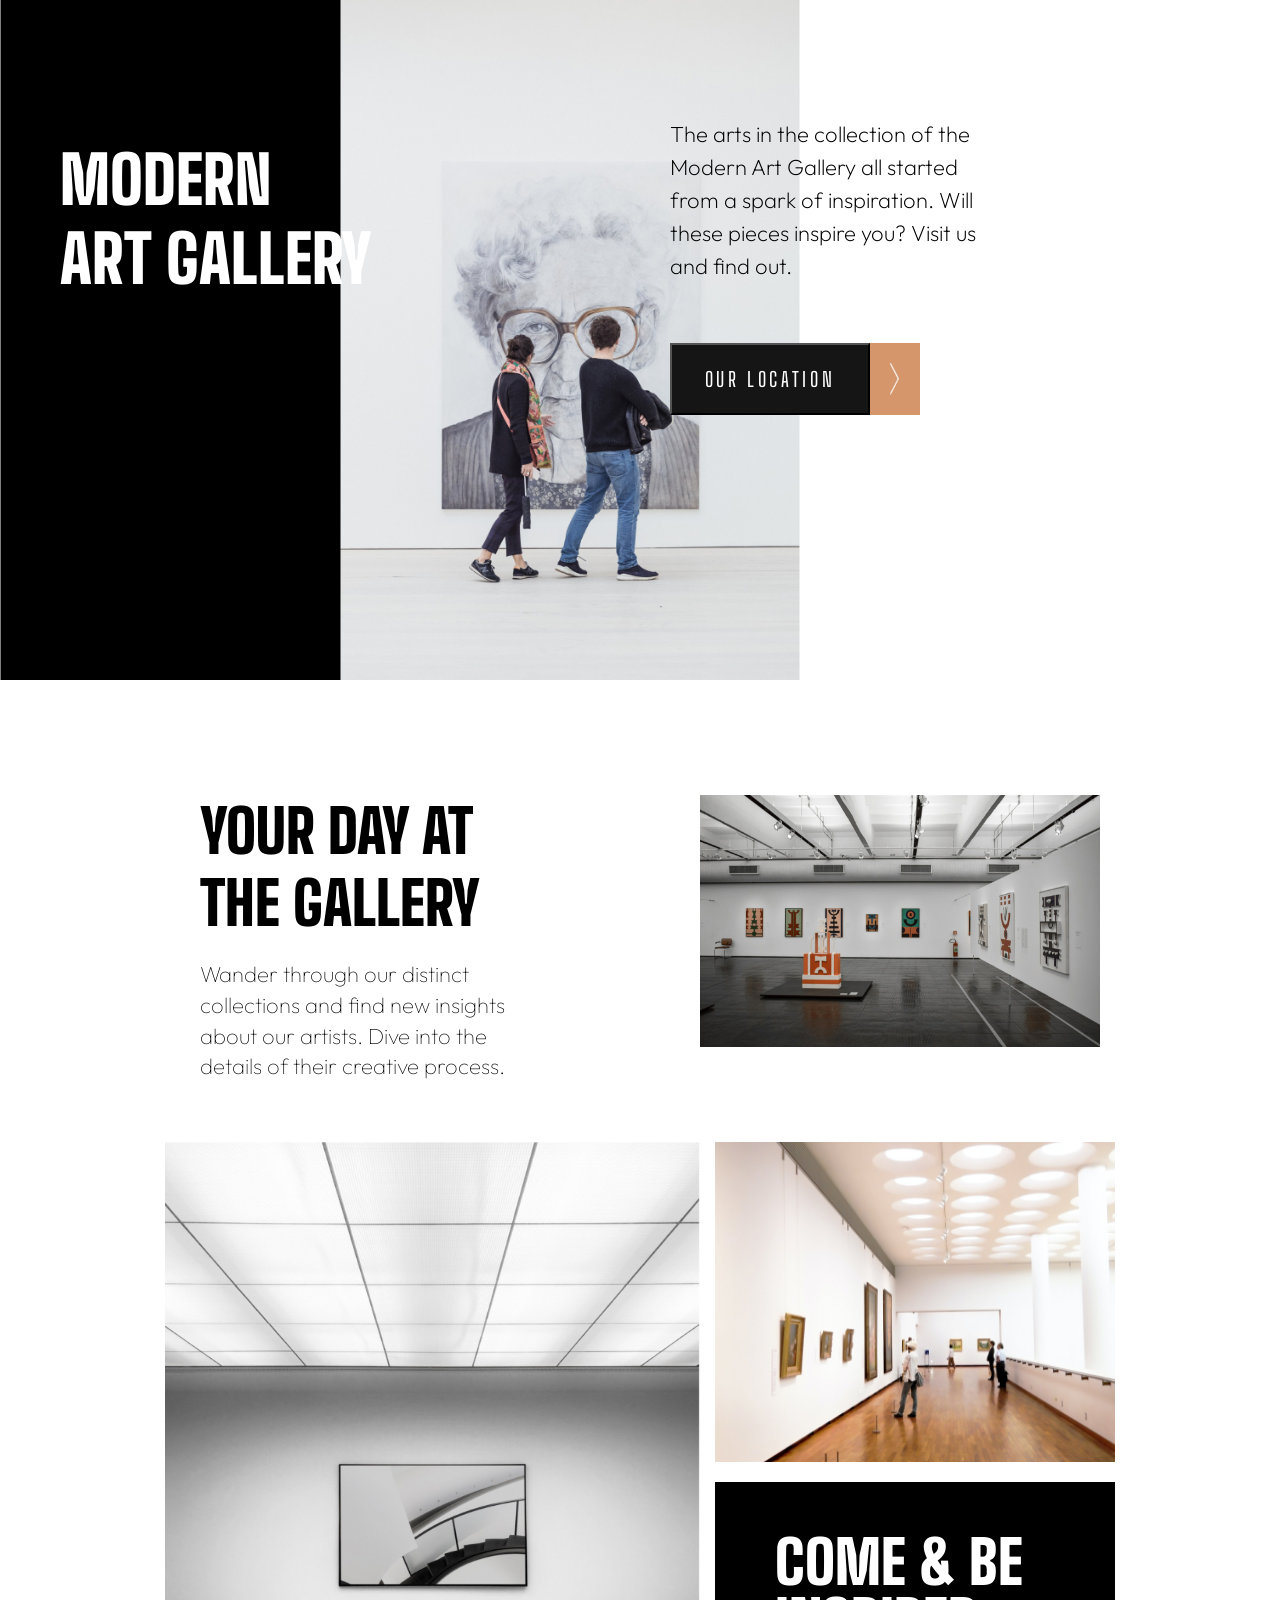
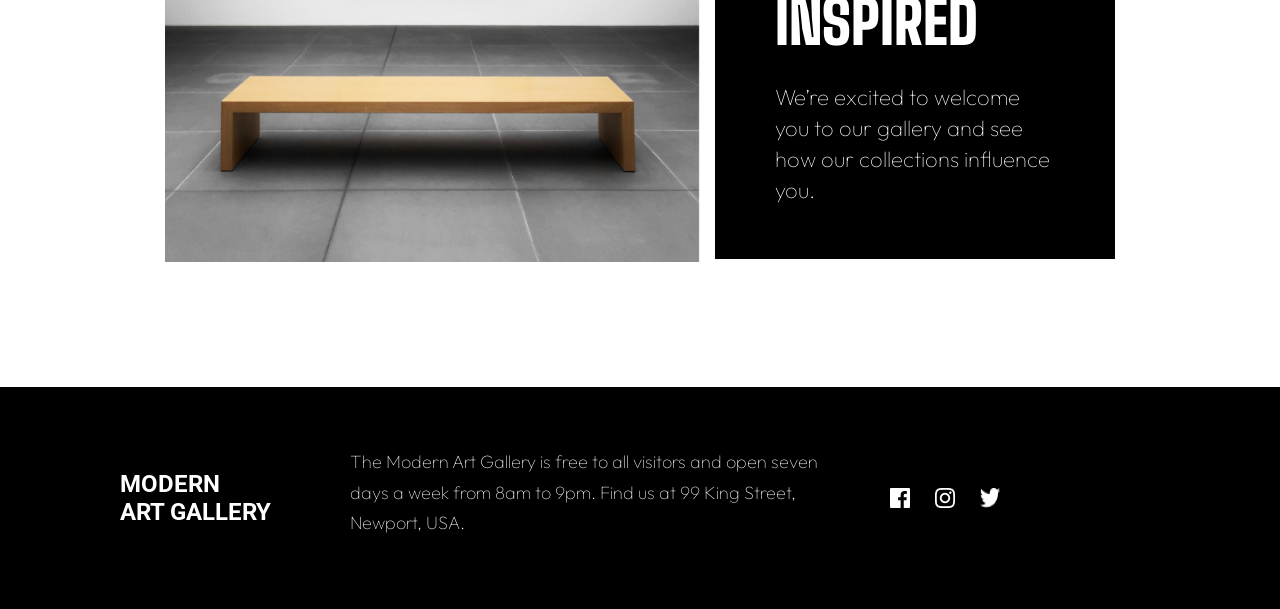
<file: index.html>
<!doctype html>
<html class="no-js" lang="">

<head>
  <meta charset="utf-8">
  <meta name="viewport" content="width=device-width, initial-scale=1">
  <title>CSS Proyectos 09 - Modern Art Gallery</title>
  <link rel="stylesheet" href="css/style.css">
  <meta name="description" content="">

  <meta property="og:title" content="">
  <meta property="og:type" content="">
  <meta property="og:url" content="">
  <meta property="og:image" content="">

  <link rel="icon" href="/favicon.ico" sizes="any">
  <link rel="icon" href="/icon.svg" type="image/svg+xml">
  <link rel="apple-touch-icon" href="icon.png">

  <link rel="manifest" href="site.webmanifest">
  <meta name="theme-color" content="#fafafa">
</head>

<body>
  <div class="container">
    <img src="./img/old-lady.jpg" alt="" class="old-lady">
    <img src="./img/old-lady-tablet.jpg" alt="" class="old-lady-tablet">
    <div class="old-lady-wrapper">
      <img src="./img/old-lady-desk.jpg" alt="" class="old-lady-desk">
    </div>
    <section class="hero">
      <h1 class="hero-title">
        MODERN
      </h1>
      <h1 class="hero-title">
        ART GALLERY
      </h1>
      <p class="hero-desc">
        The arts in the collection of the Modern Art Gallery all started from a spark of inspiration. Will these pieces
        inspire you? Visit us and find out.
      </p>
      <a href="./our-location.html" class="our-location-link">
        <div class="buttons">
          <button class="btn-location btn-1">
            OUR LOCATION
          </button>
          <img src="./img/arrow.png" class="btn-arrow btn-2">
        </div>
      </a>
    </section>
    <section class="content">
      <img src="./img/salon.jpg" alt="" class="content-img">
      <img src="./img/salon-desk.jpg" alt="" class="content-img-desk">
      <div class="content-container">
          <h2 class="content-title">
            YOUR DAY AT THE GALLERY
          </h2>
          <p class="content-desc">
            Wander through our distinct collections and find new insights about our artists. Dive into the details of their
            creative process.
          </p>
      </div>    
    </section>
    <aside class="gallery">
      <img src="./img/bench.jpg" alt="" class="gallery-img1">
      <img src="./img/art-room.jpg" alt="" class="gallery-img2">
      <img src="./img/art-room-tablet.jpg" alt="" class="gallery-img2-tablet">
      <img src="./img/art-room-desk.jpg" alt="" class="gallery-img2-desk">
      <article class="gallery-article">
        <h2 class="gallery-article-title">COME & BE INSPIRED</h2>
        <p class="gallery-article-desc">
          We’re excited to welcome you to our gallery and see how our collections influence you.
        </p>
      </article>
    </aside>
    <footer class="footer">
      <div class="footer-titles">
        <h2 class="footer-title">MODERN</h2>
        <h2 class="footer-title">ART GALLERY</h2>
      </div>
      <p class="footer-desc">
        The Modern Art Gallery is free to all visitors and open seven days a week from 8am to 9pm. Find us at 99 King
        Street, Newport, USA.
      </p>
      <img class="facebook" src="./img/facebook.png" alt="">
      <img class="instagram" src="./img/instagram.png" alt="">
      <img class="twiter" src="./img/twiter.png" alt="">
    </footer>
  </div>
</body>
</html>
</file>
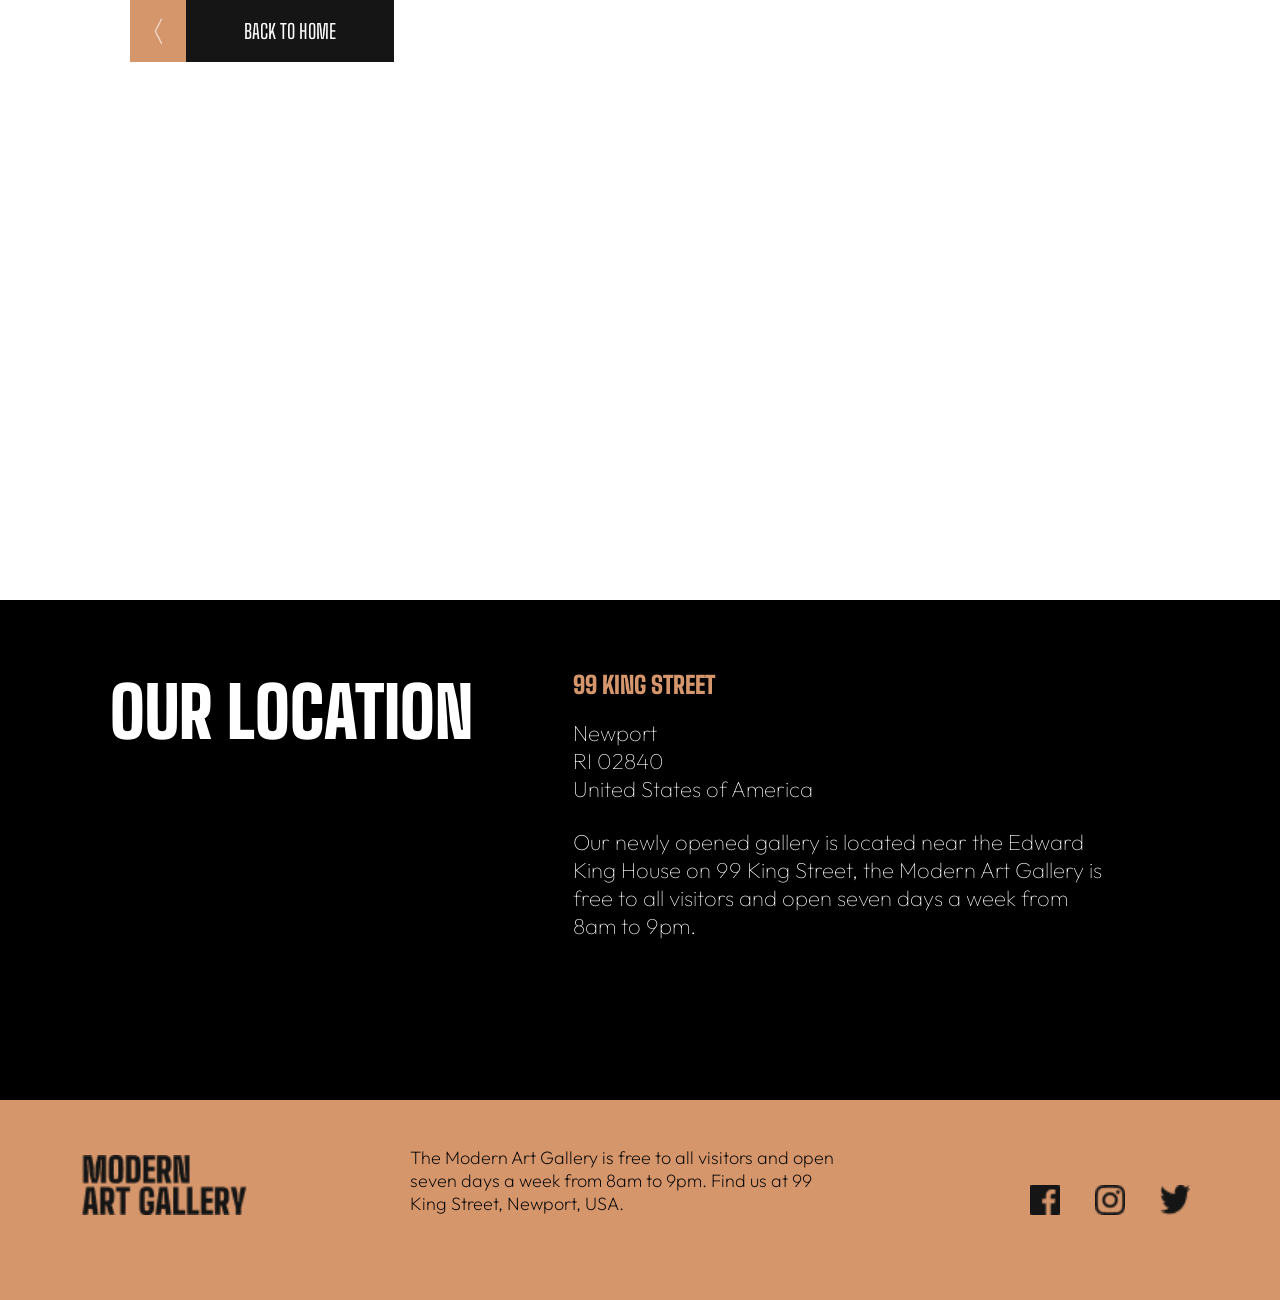
<file: our-location.html>
<!DOCTYPE html>
<html lang="en">

<head>
    <meta charset="UTF-8">
    <meta name="viewport" content="width=device-width, initial-scale=1.0">
    <title>Our location</title>
    <link rel="stylesheet" href="./css/style.css">
</head>
<body>
    <div class="location-container">
        <a href="./index.html" class="back-to-home buttons">
            <img src="./img/arrow.png" alt="" class="arrow-btn btn-2">
            <button class="back-home btn-1">
                BACK TO HOME
            </button>
        </a>
        <iframe
            src="https://www.google.com/maps/embed?pb=!1m14!1m12!1m3!1d269072.6389772307!2d-122.38605508858468!3d47.63402311670231!2m3!1f0!2f0!3f0!3m2!1i1024!2i768!4f13.1!5e0!3m2!1ses!2sus!4v1778278327638!5m2!1ses!2sus"
            width="600" height="450" style="border:0;" allowfullscreen="" loading="lazy"
            referrerpolicy="no-referrer-when-downgrade">
        </iframe>
        <section class="about">
            <h1 class="about-title">OUR LOCATION</h1>
            <div class="about-data">
                <h2 class="about-street-name">99 KING STREET</h2>
                <p class="about-city">Newport</p>
                <p class="about-lic">RI 02840</p>
                <p class="about-country">United States of America</p>
                <p class="about-desc">
                    Our newly opened gallery is located near the Edward King House on 99 King Street, the Modern Art Gallery
                    is free to all visitors and open seven days a week from 8am to 9pm.
                </p>
            </div>
        </section>
        <footer class="footer">
            <img src="./img/MODERNARTGALLERY.png" alt="" class="footer-title">
            <p class="footer-desc">
                The Modern Art Gallery is free to all visitors and open seven days a week from 8am to 9pm. Find us at 99
                King
                Street, Newport, USA.
            </p>
            <div class="footer-icons">
                <img class="facebook" src="./img/facebook-black.png" alt="">
                <img class="instagram" src="./img/instagram-black.png" alt="">
                <img class="twiter" src="./img/twiter-black.png" alt="">
            </div>
        </footer>
    </div>
</body>

</html>
</file>
<file: css/style.css>
@import url(https://fonts.googleapis.com/css?family=Roboto:400,700);
@import url("https://fonts.googleapis.com/css2?family=Big+Shoulders:opsz,wght@10..72,100..900&display=swap");
@import url("https://fonts.googleapis.com/css2?family=Outfit:wght@100..900&display=swap");
* {
  padding: 0;
  margin: 0;
  box-sizing: border-box;
}

.btn-1 {
  background-color: #151515;
}

.btn-2 {
  background-color: #D5966C;
}

.buttons:hover {
  box-shadow: 0 4px 20px rgba(0, 0, 0, 0.9);
}
.buttons:hover .btn-1 {
  background-color: #D5966C;
  border: none;
}
.buttons:hover .btn-2 {
  background-color: #151515;
}

.header-xl {
  font-size: 96px;
  font-family: "Big Shoulders", sans-serif;
}

.header-l {
  font-size: 70px;
  font-family: "Big Shoulders", sans-serif;
}

.header-m {
  font-size: 60px;
  font-family: "Big Shoulders", sans-serif;
}

.header-s {
  font-size: 36px;
  font-family: "Big Shoulders", sans-serif;
}

.body-m {
  font-size: 22px;
  font-family: "Outfit", sans-serif;
}

.body-s {
  font-size: 18px;
  font-family: "Outfit", sans-serif;
}

html * {
  font-family: "Roboto", sans-serif;
}

body {
  overflow-x: hidden;
}

body {
  justify-items: center;
  background-color: rgb(236, 244, 252);
}

a {
  text-decoration: none;
}

.container {
  width: 100%;
  height: 2811px;
  display: flex;
  flex-direction: column;
  position: relative;
  background-color: white;
}
@media (max-width: 1024px) and (min-width: 768px) {
  .container {
    width: 100%;
    height: 2287px;
  }
}
@media (max-width: 1919px) and (min-width: 1025px) {
  .container {
    width: 100%;
    height: 100%;
  }
}
@media (max-width: 1920px) and (min-width: 1441px) {
  .container {
    width: 100%;
    height: 100%;
  }
}
@media (max-width: 2400px) and (min-width: 1921px) {
  .container {
    width: 100%;
    height: 100%;
  }
}
.container .old-lady {
  margin-bottom: 20px;
}
@media (max-width: 1024px) and (min-width: 768px) {
  .container .old-lady {
    display: none;
  }
}
@media (max-width: 1919px) and (min-width: 1025px) {
  .container .old-lady {
    display: none;
  }
}
@media (max-width: 1920px) and (min-width: 1441px) {
  .container .old-lady {
    display: none;
  }
}
@media (max-width: 2400px) and (min-width: 1921px) {
  .container .old-lady {
    display: flex;
    position: absolute;
    width: 100%;
  }
}
.container .old-lady-tablet {
  display: none;
}
@media (max-width: 1024px) and (min-width: 768px) {
  .container .old-lady-tablet {
    display: block;
    width: 437px;
    height: 700px;
    position: absolute;
    z-index: 0;
  }
}
@media (max-width: 1919px) and (min-width: 1025px) {
  .container .old-lady-tablet {
    display: none;
  }
}
.container .old-lady-desk {
  display: none;
}
@media (max-width: 1919px) and (min-width: 1025px) {
  .container .old-lady-desk {
    display: flex;
    width: 540px;
    height: 800px;
    position: absolute;
    left: 300px;
    top: -60px;
    z-index: 0;
    scale: 0.85;
  }
}
@media (max-width: 1920px) and (min-width: 1441px) {
  .container .old-lady-desk {
    display: flex;
    width: 540px;
    height: 800px;
    position: absolute;
    right: 400px;
    z-index: 0;
    scale: 1;
  }
}
@media (max-width: 1919px) and (min-width: 1025px) {
  .container .old-lady-wrapper {
    display: flex;
    width: 540px;
    height: 800px;
  }
  .container .old-lady-wrapper::before {
    content: "";
    display: block;
    width: 540px;
    height: 800px;
    background-color: black;
    position: absolute;
    left: -40px;
    top: -60px;
    z-index: 0;
    scale: 0.85;
  }
}
@media (max-width: 1919px) and (min-width: 1025px) and (max-width: 1920px) and (min-width: 1441px) {
  .container .old-lady-wrapper::before {
    scale: 1;
  }
}
.container .hero {
  display: flex;
  flex-direction: column;
  margin-left: 20px;
  position: relative;
  z-index: 1;
}
@media (max-width: 1024px) and (min-width: 768px) {
  .container .hero {
    width: 339px;
    height: 410px;
    margin-top: 145px;
    margin-left: 389px;
    margin-bottom: 250px;
  }
}
@media (max-width: 1919px) and (min-width: 1025px) {
  .container .hero {
    margin-left: 20px;
    margin-top: -660px;
    margin-bottom: 250px;
  }
}
@media (max-width: 1920px) and (min-width: 1441px) {
  .container .hero {
    margin-left: 20px;
    margin-top: -660px;
    margin-bottom: 300px;
  }
}
.container .hero-title {
  font-weight: 900;
  font-size: 60px;
  width: 340px;
  font-family: "Big Shoulders", sans-serif;
  padding-top: 0;
  padding-bottom: 0;
}
@media (max-width: 1919px) and (min-width: 1025px) {
  .container .hero-title {
    color: white;
    font-weight: 900;
    font-size: 66px;
    width: 520px;
    margin-left: 40px;
  }
}
@media (max-width: 1920px) and (min-width: 1441px) {
  .container .hero-title {
    color: white;
    font-weight: 900;
    font-size: 96px;
    width: 520px;
    margin-left: 200px;
  }
}
.container .hero-desc {
  margin-top: 30px;
  padding: 0px 20px 20px 0px;
  font-weight: 200;
  font-size: 24px;
  font-family: "Outfit", sans-serif;
}
@media (max-width: 1024px) and (min-width: 768px) {
  .container .hero-desc {
    font-size: 18px;
  }
}
@media (max-width: 1919px) and (min-width: 1025px) {
  .container .hero-desc {
    font-size: 22px;
    font-weight: 200;
    width: 350px;
    margin-left: 650px;
    margin-top: -180px;
    line-height: 1.5;
  }
}
@media (max-width: 1920px) and (min-width: 1441px) {
  .container .hero-desc {
    font-size: 22px;
    font-weight: 200;
    width: 350px;
    margin-left: 950px;
    margin-top: -180px;
    line-height: 1.5;
  }
}
.container .hero .buttons {
  width: 250px;
  display: flex;
  margin-top: 30px;
  margin-bottom: 130px;
}
@media (max-width: 1919px) and (min-width: 1025px) {
  .container .hero .buttons {
    margin-left: 650px;
    margin-top: 40px;
  }
}
@media (max-width: 1920px) and (min-width: 1441px) {
  .container .hero .buttons {
    margin-left: 950px;
    margin-top: 40px;
  }
}
.container .hero .buttons .btn-location {
  width: 204px;
  height: 72px;
  font-size: 20px;
  font-family: "Big Shoulders", sans-serif;
  letter-spacing: 3.64px;
  color: white;
}
.container .hero .buttons .btn-arrow {
  padding: 20px;
}
.container .content {
  display: flex;
  position: relative;
  flex-direction: column;
  margin-left: auto;
  margin-right: auto;
}
@media (max-width: 1024px) and (min-width: 768px) {
  .container .content {
    display: grid;
    grid-template-columns: repeat(2, 1fr);
    grid-template-rows: 1fr;
  }
}
@media (max-width: 1919px) and (min-width: 1025px) {
  .container .content {
    display: grid;
    margin-left: auto;
    margin-right: auto;
    margin-bottom: 20px;
    column-gap: 150px;
  }
}
@media (max-width: 1920px) and (min-width: 1441px) {
  .container .content {
    column-gap: 180px;
    margin-left: 160px;
    margin-bottom: 60px;
  }
}
@media (max-width: 2400px) and (min-width: 1921px) {
  .container .content {
    display: flex;
    flex-direction: row;
    column-gap: 180px;
    margin-left: 160px;
    margin-bottom: 60px;
  }
}
.container .content-img {
  width: 343px;
  margin-left: auto;
  margin-right: auto;
}
@media (max-width: 1024px) and (min-width: 768px) {
  .container .content-img {
    grid-column: 2/span 1;
    width: 398px;
    height: 400px;
    margin-right: 30px;
  }
}
@media (max-width: 1919px) and (min-width: 1025px) {
  .container .content-img {
    display: none;
  }
}
@media (max-width: 1920px) and (min-width: 1441px) {
  .container .content-img {
    display: none;
  }
}
@media (max-width: 2400px) and (min-width: 1921px) {
  .container .content-img {
    display: none;
  }
}
.container .content-img-desk {
  display: none;
}
@media (max-width: 1919px) and (min-width: 1025px) {
  .container .content-img-desk {
    display: flex;
    width: 635px;
    width: 400px;
    grid-column: 2/span 1;
    grid-row: 1/span 1;
  }
}
@media (max-width: 1920px) and (min-width: 1441px) {
  .container .content-img-desk {
    scale: 1.75;
  }
}
@media (max-width: 2400px) and (min-width: 1921px) {
  .container .content-img-desk {
    display: flex;
    scale: 1.5;
    margin-left: 20px;
    margin-top: 30px;
    margin-right: 40px;
  }
}
@media (max-width: 1024px) and (min-width: 768px) {
  .container .content-container {
    grid-column: 1/span 1;
    grid-row: 1/span 1;
    margin-left: 30px;
  }
}
@media (max-width: 1919px) and (min-width: 1025px) {
  .container .content-container {
    grid-column: 1/span 1;
    grid-row: 1/span 1;
  }
}
@media (max-width: 2400px) and (min-width: 1921px) {
  .container .content-container {
    width: 700px;
  }
}
.container .content-title {
  font-size: 60px;
  font-weight: 900;
  font-family: "Big Shoulders", sans-serif;
  width: 300px;
  margin-left: 20px;
  margin-right: auto;
  margin-top: 20px;
}
@media (max-width: 1024px) and (min-width: 768px) {
  .container .content-title {
    width: 203px;
    line-height: 1;
    font-size: 45px;
  }
}
@media (max-width: 1919px) and (min-width: 1025px) {
  .container .content-title {
    margin-top: 0;
  }
}
@media (max-width: 2400px) and (min-width: 1921px) {
  .container .content-title {
    font-size: 82px;
    width: 700px;
  }
}
.container .content-desc {
  width: 313px;
  font-size: 18px;
  font-weight: 100;
  font-family: "Outfit", sans-serif;
  margin-left: 20px;
  margin-top: 20px;
  margin-bottom: 20px;
}
@media (max-width: 1024px) and (min-width: 768px) {
  .container .content-desc {
    width: 223px;
    font-weight: 200;
    line-height: 1.8;
  }
}
@media (max-width: 1919px) and (min-width: 1025px) {
  .container .content-desc {
    width: 350px;
    font-size: 22px;
    line-height: 1.4;
  }
}
@media (max-width: 2400px) and (min-width: 1921px) {
  .container .content-desc {
    font-size: 32px;
    font-weight: 300;
    color: rgba(0, 0, 0, 0.75);
  }
}
.container .gallery {
  display: flex;
  flex-direction: column;
  position: relative;
}
@media (max-width: 1024px) and (min-width: 768px) {
  .container .gallery {
    width: 689px;
    height: 720px;
    display: grid;
    grid-template-columns: 1fr 1fr;
    grid-template-rows: 1fr 1fr;
    margin-top: 15px;
    margin-bottom: 150px;
    margin-left: auto;
    margin-right: auto;
    gap: 5px;
  }
}
@media (max-width: 1919px) and (min-width: 1025px) {
  .container .gallery {
    display: grid;
    grid-template-columns: 500px 1fr;
    grid-template-rows: 320px 345px;
    margin-left: auto;
    margin-right: auto;
    margin-bottom: 160px;
    margin-top: 20px;
    column-gap: 50px;
    row-gap: 20px;
  }
}
@media (max-width: 1920px) and (min-width: 1441px) {
  .container .gallery {
    display: grid;
    grid-template-columns: 635px 1fr;
    grid-template-rows: 320px 345px;
    margin-left: auto;
    margin-right: auto;
    margin-bottom: 160px;
    margin-top: 20px;
    gap: 20px;
  }
}
@media (max-width: 2400px) and (min-width: 1921px) {
  .container .gallery {
    display: grid;
    grid-template-columns: 530px 1fr;
    grid-template-rows: 460px 445px;
    margin-left: 70px;
    margin-right: auto;
    margin-bottom: 160px;
    margin-top: 350px;
    column-gap: 60px;
    row-gap: 20px;
  }
}
.container .gallery-img1 {
  width: 343px;
  height: 480px;
  margin-left: auto;
  margin-right: auto;
  margin-bottom: 10px;
}
@media (max-width: 1024px) and (min-width: 768px) {
  .container .gallery-img1 {
    grid-template-columns: 1/span 1;
    grid-row: 1/span 2;
    width: 398px;
    height: 720px;
  }
}
@media (max-width: 1919px) and (min-width: 1025px) {
  .container .gallery-img1 {
    grid-template-columns: 1/span 1;
    grid-row: 1/span 2;
    width: 535px;
    height: 720px;
  }
}
@media (max-width: 1920px) and (min-width: 1441px) {
  .container .gallery-img1 {
    grid-template-columns: 1/span 1;
    grid-row: 1/span 2;
    width: 635px;
    height: 720px;
  }
}
@media (max-width: 2400px) and (min-width: 1921px) {
  .container .gallery-img1 {
    scale: 1.78;
    margin-top: 190px;
    grid-column: 1/span 1;
    grid-row: 1/span 2;
  }
}
.container .gallery-img2 {
  width: 343px;
  height: 200px;
  margin-left: auto;
  margin-right: auto;
  margin-bottom: 10px;
}
@media (max-width: 1024px) and (min-width: 768px) {
  .container .gallery-img2 {
    display: none;
  }
}
@media (max-width: 1919px) and (min-width: 1025px) {
  .container .gallery-img2 {
    display: none;
  }
}
@media (max-width: 2400px) and (min-width: 1921px) {
  .container .gallery-img2 {
    display: none;
  }
}
.container .gallery-img2-tablet {
  display: none;
}
@media (max-width: 1024px) and (min-width: 768px) {
  .container .gallery-img2-tablet {
    display: flex;
    grid-column: 2/span 1;
    grid-row: 1/span 1;
    width: 280px;
    height: 313px;
  }
}
@media (max-width: 1919px) and (min-width: 1025px) {
  .container .gallery-img2-tablet {
    display: none;
  }
}
@media (max-width: 2400px) and (min-width: 1921px) {
  .container .gallery-img2-tablet {
    display: none;
  }
}
.container .gallery-img2-desk {
  display: none;
}
@media (max-width: 1919px) and (min-width: 1025px) {
  .container .gallery-img2-desk {
    display: flex;
    width: 400px;
    height: 320px;
  }
}
@media (max-width: 1920px) and (min-width: 1441px) {
  .container .gallery-img2-desk {
    display: flex;
    width: 445px;
  }
}
@media (max-width: 2400px) and (min-width: 1921px) {
  .container .gallery-img2-desk {
    display: flex;
    width: 645px;
    grid-column: 2/span 1;
    grid-row: 1/span 1;
  }
}
.container .gallery-article {
  display: flex;
  width: 343px;
  height: 293px;
  margin-left: auto;
  margin-right: auto;
  margin-bottom: 110px;
  flex-direction: column;
  background-color: black;
  color: white;
  padding: 30px 20px;
}
@media (max-width: 1024px) and (min-width: 768px) {
  .container .gallery-article {
    width: 280px;
    height: 396px;
    padding: 80px 40px;
    margin-top: -45px;
  }
}
@media (max-width: 1919px) and (min-width: 1025px) {
  .container .gallery-article {
    width: 400px;
    height: 377px;
    padding: 50px 60px;
  }
}
@media (max-width: 1920px) and (min-width: 1441px) {
  .container .gallery-article {
    width: 445px;
    height: 377px;
    padding: 60px 80px;
  }
}
@media (max-width: 2400px) and (min-width: 1921px) {
  .container .gallery-article {
    width: 645px;
    height: 377px;
    padding: 60px 80px;
    grid-column: 2/span 1;
    grid-row: 2/span 1;
  }
}
.container .gallery-article-title {
  font-size: 50px;
  font-weight: 900;
  font-family: "Big Shoulders", sans-serif;
  line-height: 1;
  margin-bottom: 30px;
}
@media (max-width: 1024px) and (min-width: 768px) {
  .container .gallery-article-title {
    width: 223px;
  }
}
@media (max-width: 1919px) and (min-width: 1025px) {
  .container .gallery-article-title {
    font-size: 60px;
    font-weight: 900;
  }
}
.container .gallery-article-desc {
  font-size: 18px;
  font-weight: 100;
  font-family: "Outfit", sans-serif;
  line-height: 1.4;
}
@media (max-width: 1024px) and (min-width: 768px) {
  .container .gallery-article-desc {
    width: 223px;
  }
}
@media (max-width: 1919px) and (min-width: 1025px) {
  .container .gallery-article-desc {
    font-size: 22px;
  }
}
.container .footer {
  background-color: black;
  color: white;
  padding: 30px;
  padding-left: 90px;
}
@media (max-width: 1024px) and (min-width: 768px) {
  .container .footer {
    display: flex;
    align-items: baseline;
    width: 100%;
    height: 216px;
  }
}
@media (max-width: 1919px) and (min-width: 1025px) {
  .container .footer {
    display: flex;
    align-items: center;
  }
}
@media (max-width: 1920px) and (min-width: 1441px) {
  .container .footer {
    display: flex;
    align-items: center;
  }
}
@media (max-width: 2400px) and (min-width: 1921px) {
  .container .footer {
    display: flex;
    align-items: center;
    justify-content: space-evenly;
  }
}
.container .footer-title {
  width: 250px;
  font-size: 20px;
}
@media (max-width: 1024px) and (min-width: 768px) {
  .container .footer-title {
    width: 200px;
  }
}
@media (max-width: 1919px) and (min-width: 1025px) {
  .container .footer-title {
    width: 200px;
    margin-left: 30px;
    font-size: 24px;
  }
}
@media (max-width: 1920px) and (min-width: 1441px) {
  .container .footer-title {
    width: 200px;
    margin-left: 100px;
    font-size: 30px;
  }
}
@media (max-width: 2400px) and (min-width: 1921px) {
  .container .footer-title {
    scale: 1.9;
    line-height: 1.6;
    width: 200px;
    margin-left: 100px;
    font-size: 30px;
  }
}
.container .footer-desc {
  width: 311px;
  font-size: 16px;
  font-weight: 100;
  font-family: "Outfit", sans-serif;
  line-height: 1.7;
  margin-bottom: 40px;
  margin-top: 30px;
}
@media (max-width: 1024px) and (min-width: 768px) {
  .container .footer-desc {
    width: 281px;
    font-size: 16px;
    margin-right: 100px;
  }
}
@media (max-width: 1919px) and (min-width: 1025px) {
  .container .footer-desc {
    width: 500px;
    font-size: 18px;
    margin-left: 30px;
    margin-right: 30px;
  }
}
@media (max-width: 1920px) and (min-width: 1441px) {
  .container .footer-desc {
    width: 600px;
    font-size: 18px;
    margin-left: 90px;
    margin-right: 90px;
  }
}
@media (max-width: 2400px) and (min-width: 1921px) {
  .container .footer-desc {
    width: 600px;
    font-size: 24px;
    margin-left: 90px;
    margin-right: 90px;
  }
}
.container .footer .facebook {
  margin-right: 15px;
  width: 20px;
  height: 20px;
}
@media (max-width: 1919px) and (min-width: 1025px) {
  .container .footer .facebook {
    margin-left: 10px;
  }
}
@media (max-width: 1920px) and (min-width: 1441px) {
  .container .footer .facebook {
    width: 40px;
    height: 40px;
  }
}
@media (max-width: 2400px) and (min-width: 1921px) {
  .container .footer .facebook {
    width: 40px;
    height: 40px;
  }
}
.container .footer .instagram {
  margin-right: 15px;
  width: 20px;
  height: 20px;
}
@media (max-width: 1919px) and (min-width: 1025px) {
  .container .footer .instagram {
    margin-left: 10px;
  }
}
@media (max-width: 1920px) and (min-width: 1441px) {
  .container .footer .instagram {
    margin-left: 30px;
    width: 40px;
    height: 40px;
  }
}
@media (max-width: 2400px) and (min-width: 1921px) {
  .container .footer .instagram {
    width: 40px;
    height: 40px;
  }
}
.container .footer .twiter {
  margin-right: 15px;
  width: 20px;
  height: 20px;
}
@media (max-width: 1919px) and (min-width: 1025px) {
  .container .footer .twiter {
    margin-left: 10px;
  }
}
@media (max-width: 1920px) and (min-width: 1441px) {
  .container .footer .twiter {
    margin-left: 30px;
    width: 40px;
    height: 40px;
  }
}
@media (max-width: 2400px) and (min-width: 1921px) {
  .container .footer .twiter {
    width: 40px;
    height: 40px;
  }
}

.location-container {
  background-color: white;
  display: flex;
  flex-direction: column;
  width: 100%;
  position: relative;
}
@media (max-width: 1024px) and (min-width: 768px) {
  .location-container {
    width: 100%;
  }
}
@media (max-width: 1919px) and (min-width: 1025px) {
  .location-container {
    width: 100%;
  }
}
@media (max-width: 1920px) and (min-width: 1441px) {
  .location-container {
    width: 1440px;
  }
}
@media (max-width: 1920px) and (min-width: 1441px) {
  .location-container {
    width: 100%;
  }
}
.location-container .back-to-home {
  display: flex;
  position: absolute;
  left: 30px;
}
@media (max-width: 1919px) and (min-width: 1025px) {
  .location-container .back-to-home {
    left: 130px;
  }
}
@media (max-width: 1920px) and (min-width: 1441px) {
  .location-container .back-to-home {
    left: 160px;
  }
}
.location-container .back-to-home .arrow-btn {
  width: 56px;
  height: 62px;
  padding: 18px 24px;
  transform: rotate(180deg);
}
.location-container .back-to-home .back-home {
  width: 208px;
  height: 62px;
  font-size: 20px;
  color: white;
  font-family: "Big Shoulders", sans-serif;
  border: none;
}
.location-container iframe {
  width: 100%;
  height: 550px;
}
@media (max-width: 1024px) and (min-width: 768px) {
  .location-container iframe {
    width: 100%;
  }
}
@media (max-width: 1919px) and (min-width: 1025px) {
  .location-container iframe {
    width: 100%;
    height: 600px;
  }
}
@media (max-width: 1920px) and (min-width: 1441px) {
  .location-container iframe {
    width: 100%;
    height: 600px;
  }
}
@media (max-width: 2400px) and (min-width: 1921px) {
  .location-container iframe {
    width: 100%;
    height: 600px;
  }
}
.location-container .about {
  padding: 50px 20px;
  background-color: black;
}
@media (max-width: 1024px) and (min-width: 768px) {
  .location-container .about {
    display: flex;
  }
}
@media (max-width: 1919px) and (min-width: 1025px) {
  .location-container .about {
    display: flex;
    height: 500px;
    padding: 70px 110px;
  }
}
@media (max-width: 1920px) and (min-width: 1441px) {
  .location-container .about {
    display: flex;
    height: 548px;
    padding: 90px 150px;
  }
}
.location-container .about-title {
  font-family: "Big Shoulders", sans-serif;
  font-weight: 900;
  font-size: 50px;
  margin-bottom: 20px;
  color: white;
}
@media (max-width: 1024px) and (min-width: 768px) {
  .location-container .about-title {
    margin-left: 20px;
    margin-right: 60px;
  }
}
@media (max-width: 1919px) and (min-width: 1025px) {
  .location-container .about-title {
    font-size: 70px;
    margin-right: 100px;
  }
}
@media (max-width: 1920px) and (min-width: 1441px) {
  .location-container .about-title {
    font-size: 70px;
    margin-right: 300px;
  }
}
.location-container .about-street-name {
  font-family: "Big Shoulders", sans-serif;
  font-weight: 900;
  color: #D5966C;
  margin-bottom: 20px;
}
.location-container .about-city {
  font-size: 18px;
  font-family: "Outfit", sans-serif;
  color: white;
  font-weight: 200;
}
@media (max-width: 1919px) and (min-width: 1025px) {
  .location-container .about-city {
    font-size: 22px;
    font-weight: 100;
  }
}
.location-container .about-lic {
  font-size: 18px;
  font-family: "Outfit", sans-serif;
  color: white;
  font-weight: 200;
}
@media (max-width: 1919px) and (min-width: 1025px) {
  .location-container .about-lic {
    font-size: 22px;
    font-weight: 100;
  }
}
.location-container .about-country {
  font-size: 18px;
  font-family: "Outfit", sans-serif;
  color: white;
  font-weight: 200;
}
@media (max-width: 1919px) and (min-width: 1025px) {
  .location-container .about-country {
    font-size: 22px;
    font-weight: 100;
  }
}
.location-container .about-desc {
  font-size: 18px;
  font-family: "Outfit", sans-serif;
  color: white;
  margin-top: 25px;
  font-weight: 200;
}
@media (max-width: 1024px) and (min-width: 768px) {
  .location-container .about-desc {
    width: 398px;
  }
}
@media (max-width: 1919px) and (min-width: 1025px) {
  .location-container .about-desc {
    font-size: 22px;
    font-weight: 100;
    width: 540px;
  }
}
.location-container .footer {
  background-color: #D5966C;
  display: flex;
  flex-direction: column;
  padding: 30px;
}
@media (max-width: 1024px) and (min-width: 768px) {
  .location-container .footer {
    display: flex;
    flex-direction: row;
    height: 216px;
    justify-content: space-between;
    align-items: baseline;
  }
}
@media (max-width: 1919px) and (min-width: 1025px) {
  .location-container .footer {
    height: 200px;
    display: flex;
    flex-direction: row;
    align-items: center;
    justify-content: space-around;
  }
}
@media (max-width: 1920px) and (min-width: 1441px) {
  .location-container .footer {
    height: 244px;
    display: flex;
    flex-direction: row;
    align-items: center;
  }
}
.location-container .footer-title {
  width: 110px;
  height: 40px;
  margin-bottom: 30px;
}
@media (max-width: 1024px) and (min-width: 768px) {
  .location-container .footer-title {
    margin-top: 30px;
  }
}
@media (max-width: 1919px) and (min-width: 1025px) {
  .location-container .footer-title {
    margin-left: 20px;
    scale: 150%;
  }
}
@media (max-width: 1920px) and (min-width: 1441px) {
  .location-container .footer-title {
    margin-left: 120px;
    scale: 150%;
  }
}
.location-container .footer-desc {
  font-size: 16px;
  font-family: "Outfit", sans-serif;
  font-weight: 200;
  margin-bottom: 40px;
}
@media (max-width: 1024px) and (min-width: 768px) {
  .location-container .footer-desc {
    width: 281px;
  }
}
@media (max-width: 1919px) and (min-width: 1025px) {
  .location-container .footer-desc {
    margin-left: 70px;
    margin-right: 70px;
    width: 430px;
    font-size: 18px;
  }
}
@media (max-width: 1920px) and (min-width: 1441px) {
  .location-container .footer-desc {
    margin-left: 10px;
    margin-right: 10px;
    width: 430px;
    font-size: 18px;
  }
}
.location-container .footer-icons {
  display: flex;
  column-gap: 35px;
}
.location-container .footer-icons img {
  width: 30px;
  height: 30px;
}

/*# sourceMappingURL=style.css.map */
</file>
